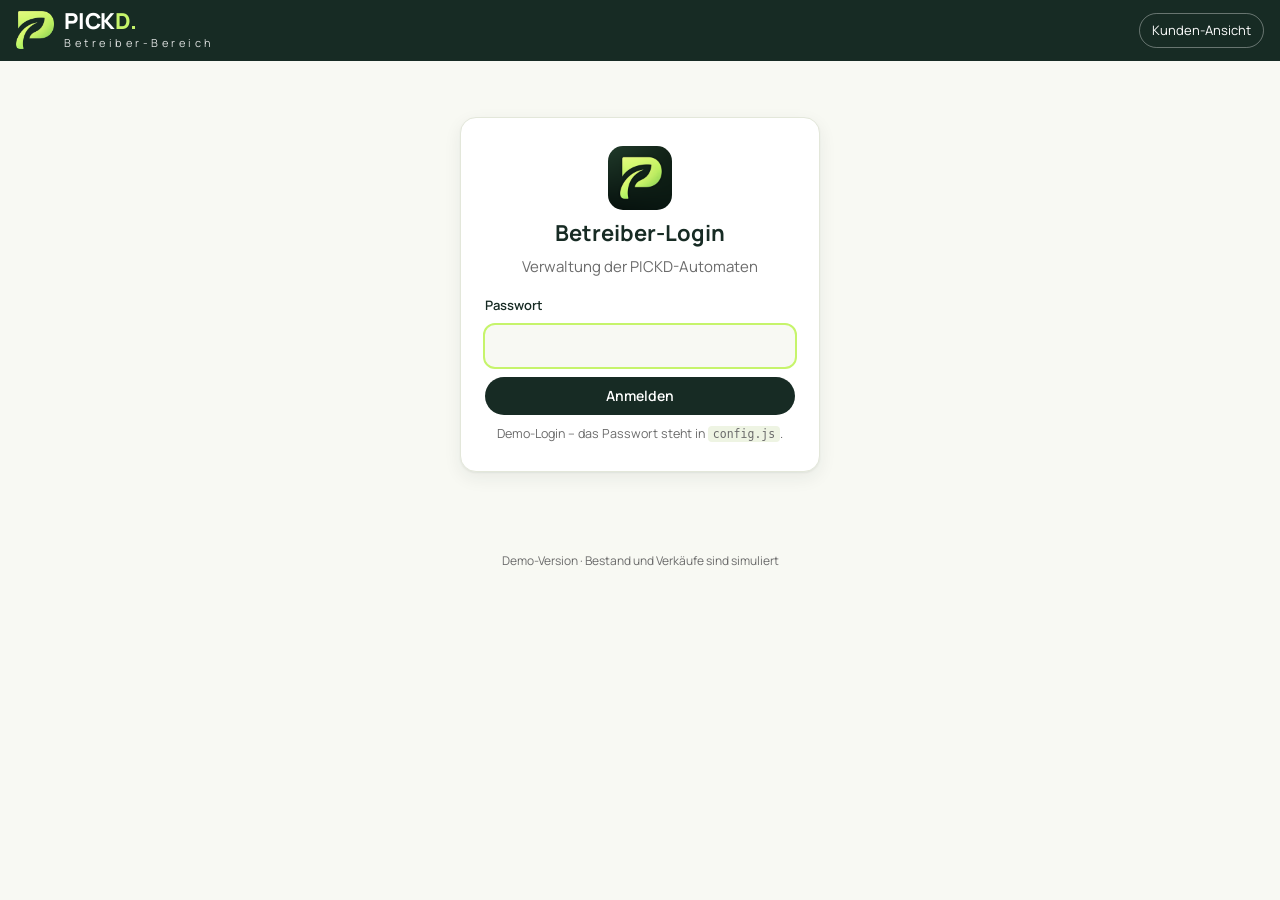
<file: betreiber.html>
<!doctype html>
<html lang="de">
<head>
  <meta charset="utf-8">
  <meta name="viewport" content="width=device-width, initial-scale=1">
  <title>PICKD – Betreiber</title>
  <meta name="theme-color" content="#172b24">
  <!-- App-Icons & Homescreen (PWA). ?v=2 erhöhen, wenn die Icons wieder getauscht werden -->
  <link rel="icon" type="image/png" sizes="32x32" href="icons/favicon-32.png?v=2">
  <link rel="apple-touch-icon" sizes="180x180" href="icons/apple-touch-icon.png?v=2">
  <link rel="manifest" href="manifest.webmanifest?v=2">
  <meta name="mobile-web-app-capable" content="yes">
  <meta name="apple-mobile-web-app-capable" content="yes">
  <meta name="apple-mobile-web-app-title" content="PICKD">
  <meta name="apple-mobile-web-app-status-bar-style" content="black">
  <link rel="preconnect" href="https://fonts.googleapis.com">
  <link rel="preconnect" href="https://fonts.gstatic.com" crossorigin>
  <link rel="stylesheet" href="https://fonts.googleapis.com/css2?family=Manrope:wght@400;500;600;700;800&display=swap">
  <link rel="stylesheet" href="theme.css">
  <link rel="stylesheet" href="style.css">
  <link rel="stylesheet" href="betreiber.css">
</head>
<body>
  <header class="kopf">
    <a class="marke" href="index.html">
      <img data-logo alt="">
      <span><span class="marke-name" data-firmenname>PICKD</span><span class="marke-slogan">Betreiber-Bereich</span></span>
    </a>
    <div style="display:flex;gap:8px">
      <a class="kopf-link" href="index.html" aria-label="Kunden-Ansicht">Kunden<span class="nur-breit">-Ansicht</span></a>
      <button class="kopf-link versteckt" id="abmelden">Abmelden</button>
    </div>
  </header>

  <!-- Login -->
  <main class="inhalt" id="login-ansicht">
    <form class="box login" id="login-form">
      <img data-logo-hell alt="" class="login-logo">
      <h1>Betreiber-Login</h1>
      <p class="leise">Verwaltung der PICKD-Automaten</p>
      <label for="passwort">Passwort</label>
      <input class="eingabe" type="password" id="passwort" autocomplete="current-password" required>
      <p class="fehler versteckt" id="login-fehler">Falsches Passwort.</p>
      <button class="knopf" type="submit">Anmelden</button>
      <p class="leise klein">Demo-Login – das Passwort steht in <code>config.js</code>.</p>
    </form>
  </main>

  <!-- Betreiber-Bereich -->
  <main class="inhalt versteckt" id="app-ansicht">
    <h1 class="sr-only">Betreiber-Bereich</h1>
    <nav class="tabs" role="tablist">
      <button role="tab" data-tab="uebersicht">📊 Übersicht</button>
      <button role="tab" data-tab="bestand">📦 Bestand</button>
      <button role="tab" data-tab="statistik">📈 Statistik</button>
      <button role="tab" data-tab="sortiment">🛒 Sortiment</button>
      <button role="tab" data-tab="finanzen">💶 Finanzen</button>
    </nav>
    <section id="tab-inhalt"></section>
  </main>

  <div class="toast versteckt" id="toast" role="status"></div>

  <footer class="fuss">Demo-Version · Bestand und Verkäufe sind simuliert</footer>

  <script src="config.js"></script>
  <script src="data.js"></script>
  <script src="finanzen.js"></script>
  <script src="store.js"></script>
  <script src="gemeinsam.js"></script>
  <script src="betreiber.js"></script>
</body>
</html>
</file>
<file: theme.css>
/* =========================================================
   PICKD – DESIGN (nach Lucas Logo-Board)
   Farben & Schrift nur hier ändern – die ganze Website passt
   sich automatisch an.
   ========================================================= */
:root {
  /* Markenfarben (Logo-Board) */
  --farbe-primaer: #172b24;        /* Dark Green – Hauptfarbe */
  --farbe-primaer-hell: #eef4e3;   /* helle Variante für Hintergründe */
  --farbe-akzent: #c6f46b;         /* Lime – Akzentfarbe */
  --farbe-akzent-text: #172b24;    /* Textfarbe auf Lime */

  /* Flächen & Text */
  --farbe-hintergrund: #f8f9f3;    /* Off White – Hintergrund */
  --farbe-karte: #ffffff;          /* Kärtchen / Boxen */
  --farbe-text: #172b24;
  --farbe-text-leise: #6b6b6b;     /* Grey – Sekundärfarbe */
  --farbe-rand: #e3e7da;

  /* Ampel für Verfügbarkeit */
  --farbe-ok: #3c9a4f;
  --farbe-fast: #d99a00;
  --farbe-leer: #d64545;
  /* dunklere Varianten für Schrift auf den hellen Ampel-Plaketten (Kontrast ≥ 4,5:1) */
  --farbe-ok-text: #2d733b;
  --farbe-fast-text: #896100;
  --farbe-leer-text: #b23939;

  /* Label-Farben */
  --label-protein: #172b24;
  --label-zuckerfrei: #0e8275;
  --label-vegan: #428328;
  --label-gekuehlt: #027bb9;

  /* Schrift: Manrope (Bold für Titel, Regular für Text) */
  --schrift: "Manrope", "Segoe UI", system-ui, -apple-system, Roboto, Arial, sans-serif;
  --schrift-titel: var(--schrift);

  /* Formen */
  --radius: 16px;
  --radius-klein: 10px;
  --schatten: 0 1px 2px rgba(23, 43, 36, .06), 0 6px 18px rgba(23, 43, 36, .07);
}
</file>
<file: style.css>
/* =========================================================
   PICKD – Layout (Farben & Schrift kommen aus theme.css)
   ========================================================= */
* { box-sizing: border-box; }
html, body { margin: 0; }
body {
  font-family: var(--schrift);
  background: var(--farbe-hintergrund);
  color: var(--farbe-text);
  font-size: 15px;
  line-height: 1.45;
  -webkit-font-smoothing: antialiased;
}
h1, h2, h3 { font-family: var(--schrift-titel); line-height: 1.2; margin: 0; }
button, input, select { font: inherit; color: inherit; }
button { cursor: pointer; }
a { color: var(--farbe-primaer); }
.versteckt { display: none !important; }
/* nur für Screenreader sichtbar */
.sr-only { position: absolute; width: 1px; height: 1px; padding: 0; margin: -1px; overflow: hidden; clip: rect(0 0 0 0); white-space: nowrap; border: 0; }
/* deutlicher Tastatur-Fokus in Markenfarbe (nur bei Tastatur, nicht bei Klick) */
:focus-visible { outline: 2px solid var(--farbe-primaer); outline-offset: 2px; }
.kopf :focus-visible { outline-color: var(--farbe-akzent); }
.eingabe:focus-visible { outline: 2px solid var(--farbe-akzent); outline-offset: 0; }

/* ---------- Kopfzeile ---------- */
.kopf {
  position: sticky; top: 0; z-index: 1000;
  display: flex; align-items: center; justify-content: space-between; gap: 12px;
  padding: 10px 16px;
  background: var(--farbe-primaer); color: #fff;
}
.marke { display: flex; align-items: center; gap: 10px; color: inherit; text-decoration: none; }
.marke img { height: 38px; width: auto; display: block; }
.marke-name { font-weight: 800; font-size: 22px; letter-spacing: -.01em; line-height: 1; display: block; }
.marke-akzent { color: var(--farbe-akzent); }
.marke-slogan { font-size: 11px; opacity: .85; display: block; font-weight: 400; letter-spacing: .32em; margin-top: 3px; white-space: nowrap; }
@media (max-width: 420px) { .marke-slogan { letter-spacing: .18em; } }
@media (max-width: 480px) { .nur-breit { display: none; } }
.kopf-link {
  color: #fff; text-decoration: none; font-size: 13px; white-space: nowrap;
  padding: 7px 12px; border: 1px solid rgba(255,255,255,.35); border-radius: 999px;
  background: transparent;
}
.kopf-link:hover { background: rgba(255,255,255,.12); }

.inhalt { max-width: 1200px; margin: 0 auto; padding: 16px; }
.fuss { text-align: center; color: var(--farbe-text-leise); font-size: 12px; padding: 24px 16px 32px; }

/* ---------- Filter-Chips ---------- */
.filterleiste { display: flex; gap: 8px; flex-wrap: wrap; margin-bottom: 14px; }
/* Handy: Filter in einer Zeile zum Wischen statt drei Zeilen übereinander */
@media (max-width: 600px) {
  .filterleiste {
    flex-wrap: nowrap; overflow-x: auto; scrollbar-width: none;
    margin-inline: -16px; padding-inline: 16px; scroll-padding-inline: 16px;
  }
  .filterleiste::-webkit-scrollbar { display: none; }
  .chip { flex: 0 0 auto; white-space: nowrap; }
}
.chip {
  display: inline-flex; align-items: center; gap: 6px;
  padding: 7px 13px; border-radius: 999px;
  border: 1px solid var(--farbe-rand); background: var(--farbe-karte);
  font-size: 14px; font-weight: 500;
}
.chip[aria-pressed="true"] { background: var(--farbe-akzent); border-color: var(--farbe-akzent); color: var(--farbe-akzent-text); font-weight: 600; }
.chip-leeren { border-style: dashed; color: var(--farbe-text-leise); }

/* ---------- Suche ---------- */
.suche { margin-bottom: 12px; display: flex; }
.suche .eingabe { padding: 11px 16px; font-size: 15px; background: var(--farbe-karte); }

/* ---------- Karte + Liste ---------- */
.karten-layout { display: grid; gap: 16px; }
#karte {
  height: 46vh; min-height: 300px; border-radius: var(--radius);
  box-shadow: var(--schatten); z-index: 1;
}
.automaten-liste { display: grid; gap: 10px; align-content: start; }
.liste-titel { font-size: 13px; text-transform: uppercase; letter-spacing: .06em; color: var(--farbe-text-leise); margin: 0 0 2px; }
.liste-kopf { display: flex; justify-content: space-between; align-items: center; gap: 8px; flex-wrap: wrap; }
.standort-hinweis { font-size: 13px; color: var(--farbe-text-leise); margin: 0; }
.entfernung { font-weight: 600; color: var(--farbe-primaer); }
.automat-karte.naechster { border-color: var(--farbe-akzent); box-shadow: 0 0 0 2px var(--farbe-akzent), var(--schatten); }
.ich-punkt {
  width: 18px; height: 18px; border-radius: 50%; background: #2a7de1;
  border: 3px solid #fff; box-shadow: 0 0 0 6px rgba(42,125,225,.25), 0 2px 6px rgba(0,0,0,.3);
}
@media (min-width: 900px) {
  .karten-layout { grid-template-columns: 1.5fr 1fr; }
  #karte { height: calc(100vh - 150px); }
  .automaten-liste { max-height: calc(100vh - 150px); overflow-y: auto; padding-right: 4px; }
}

.box {
  background: var(--farbe-karte); border-radius: var(--radius);
  box-shadow: var(--schatten); border: 1px solid var(--farbe-rand);
}
.automat-karte {
  display: flex; gap: 12px; align-items: center; width: 100%; text-align: left;
  padding: 12px 14px; color: inherit;
}
.automat-karte:hover { border-color: var(--farbe-primaer); }
.automat-karte.gedimmt { background: var(--farbe-hintergrund); box-shadow: none; }
.automat-karte.gedimmt .typ-icon { opacity: .45; filter: grayscale(1); }
.automat-karte.gedimmt .titel { color: var(--farbe-text-leise); }
.typ-icon {
  flex: 0 0 auto; width: 44px; height: 44px; border-radius: 12px;
  display: grid; place-items: center; font-size: 22px; background: var(--farbe-primaer-hell);
}
.automat-karte .titel { font-weight: 650; }
.automat-karte .info { font-size: 13px; color: var(--farbe-text-leise); }
.automat-karte .pfeil { margin-left: auto; color: var(--farbe-text-leise); font-size: 20px; }

.ampel { display: flex; gap: 10px; font-size: 12.5px; margin-top: 4px; flex-wrap: wrap; }
.ampel span { display: inline-flex; align-items: center; gap: 4px; }
.punkt { width: 8px; height: 8px; border-radius: 50%; display: inline-block; }
.punkt.ok { background: var(--farbe-ok); } .punkt.fast { background: var(--farbe-fast); } .punkt.leer { background: var(--farbe-leer); }

/* Pins auf der Karte */
.pin-huelle { background: none; border: none; }
.pin {
  position: relative; width: 44px; height: 44px; border-radius: 50% 50% 50% 4px;
  transform: rotate(-45deg); background: var(--farbe-primaer);
  border: 3px solid #fff; box-shadow: 0 3px 8px rgba(0,0,0,.3);
  display: grid; place-items: center;
}
.pin > span { transform: rotate(45deg); font-size: 19px; }
.pin > b {
  position: absolute; top: -8px; right: -8px; transform: rotate(45deg);
  min-width: 22px; height: 22px; padding: 0 5px; border-radius: 11px;
  background: var(--farbe-akzent); color: var(--farbe-akzent-text);
  font-size: 12px; display: grid; place-items: center; border: 2px solid #fff;
}
.pin.gedimmt { background: #9aa5a0; }
.pin.gedimmt > b { background: #fff; color: #666; border-color: #ccc; }

/* ---------- Automaten-Ansicht ---------- */
.zurueck {
  background: none; border: none; padding: 6px 0; margin-bottom: 8px;
  color: var(--farbe-primaer); font-weight: 600;
}
.automat-kopf { padding: 16px; display: flex; gap: 14px; align-items: flex-start; margin-bottom: 14px; flex-wrap: wrap; }
.automat-kopf .typ-icon { width: 56px; height: 56px; font-size: 28px; }
.automat-kopf h1 { font-size: 22px; }
.automat-kopf .info { color: var(--farbe-text-leise); font-size: 14px; }
.automat-kopf .aktionen { margin-left: auto; display: flex; gap: 8px; align-items: center; }

.knopf {
  display: inline-flex; align-items: center; gap: 6px; justify-content: center;
  padding: 9px 16px; border-radius: 999px; border: none;
  background: var(--farbe-primaer); color: #fff; font-weight: 600; text-decoration: none; font-size: 14px;
}
.knopf:hover { filter: brightness(1.12); }
.knopf.leise { background: var(--farbe-primaer-hell); color: var(--farbe-primaer); }
.knopf.klein { padding: 6px 12px; font-size: 13px; }
.knopf:disabled { opacity: .5; cursor: default; }

.kategorie-titel { font-size: 15px; margin: 18px 0 8px; color: var(--farbe-text-leise); font-weight: 600; }
.produkt-raster { display: grid; grid-template-columns: repeat(auto-fill, minmax(160px, 1fr)); gap: 10px; }
.produkt-karte {
  position: relative; padding: 12px; text-align: left; color: inherit;
  display: flex; flex-direction: column; gap: 6px;
}
.produkt-karte:hover { border-color: var(--farbe-primaer); }
.produkt-karte.leer { background: var(--farbe-hintergrund); box-shadow: none; }
.produkt-karte.leer .produkt-bild { opacity: .45; filter: grayscale(1); }
.produkt-karte.leer .name, .produkt-karte.leer .preis { color: var(--farbe-text-leise); }
.produkt-karte .favorit-stern { position: absolute; top: 10px; right: 12px; font-size: 16px; }
.produkt-bild {
  width: 52px; height: 52px; border-radius: 12px; display: grid; place-items: center;
  font-size: 28px; background: var(--farbe-primaer-hell);
}
.produkt-bild img { width: 100%; height: 100%; object-fit: contain; }
.produkt-karte .name { font-weight: 600; font-size: 14px; line-height: 1.25; }
.produkt-karte .portion { font-size: 12px; color: var(--farbe-text-leise); }
.produkt-karte .unten { display: flex; flex-wrap: wrap; justify-content: space-between; align-items: center; margin-top: auto; gap: 6px; }
.preis { font-weight: 750; font-size: 16px; }
.preis-block { display: inline-flex; flex-wrap: wrap; align-items: baseline; column-gap: 6px; }
.produkt-karte .preis-block { display: grid; justify-items: start; line-height: 1.2; }
.preis-alt { font-size: 12.5px; color: var(--farbe-text-leise); }
.preis.angebot { color: var(--farbe-primaer); }
.preis.folgt { font-size: 13px; font-weight: 600; color: var(--farbe-text-leise); }
.nw-folgen { font-size: 13.5px; color: var(--farbe-text-leise); margin: 0; padding: 10px 12px; border-radius: var(--radius-klein); background: var(--farbe-hintergrund); }
.pfand { font-size: 11.5px; color: var(--farbe-text-leise); font-weight: 500; white-space: nowrap; }
.detail-kopf .preis { font-size: 15px; color: var(--farbe-text); }

.status { font-size: 11.5px; font-weight: 600; padding: 3px 8px; border-radius: 999px; white-space: nowrap; }
.status.ok { background: color-mix(in srgb, var(--farbe-ok) 14%, transparent); color: var(--farbe-ok-text); }
.status.fast { background: color-mix(in srgb, var(--farbe-fast) 16%, transparent); color: var(--farbe-fast-text); }
.status.leer { background: color-mix(in srgb, var(--farbe-leer) 14%, transparent); color: var(--farbe-leer-text); }

.labels { display: flex; flex-wrap: wrap; gap: 4px; }
.label { font-size: 10.5px; font-weight: 600; padding: 2px 7px; border-radius: 6px; color: #fff; }
.label.protein { background: var(--label-protein); }
.label.zuckerfrei { background: var(--label-zuckerfrei); }
.label.vegan { background: var(--label-vegan); }
.label.gekuehlt { background: var(--label-gekuehlt); }
.label.angebot { background: var(--farbe-akzent); color: var(--farbe-akzent-text); }

.leer-hinweis { padding: 24px; text-align: center; color: var(--farbe-text-leise); }

/* ---------- Wünsche ---------- */
.wuensche { margin-top: 24px; padding: 16px; }
.wuensche h2 { font-size: 18px; }
.wuensche .unterzeile { color: var(--farbe-text-leise); font-size: 13.5px; margin: 4px 0 12px; }
.wunsch-form { display: flex; gap: 8px; margin-bottom: 12px; }
.eingabe {
  flex: 1; min-width: 0; padding: 9px 14px; border-radius: 999px;
  border: 1px solid var(--farbe-rand); background: var(--farbe-hintergrund);
}
.eingabe:focus { outline: 2px solid var(--farbe-akzent); border-color: transparent; }
.wunsch-liste { list-style: none; margin: 0; padding: 0; display: grid; gap: 6px; }
.wunsch { display: flex; align-items: center; gap: 10px; padding: 8px 10px; border-radius: var(--radius-klein); background: var(--farbe-hintergrund); }
.wunsch .text { flex: 1; }
.like {
  display: inline-flex; align-items: center; gap: 5px; padding: 5px 11px; border-radius: 999px;
  border: 1px solid var(--farbe-rand); background: var(--farbe-karte); font-size: 13px; font-weight: 600;
}
.like[aria-pressed="true"] { background: var(--farbe-primaer); color: #fff; border-color: var(--farbe-primaer); }

/* ---------- Produkt-Details (Dialog) ---------- */
dialog.detail {
  border: none; padding: 0; border-radius: 20px; width: min(520px, calc(100vw - 24px));
  max-height: calc(100vh - 40px); box-shadow: 0 20px 60px rgba(0,0,0,.3);
  background: var(--farbe-karte); color: var(--farbe-text);
}
dialog.detail::backdrop { background: rgba(10, 20, 15, .45); }
.detail-inhalt { padding: 20px; }
.detail-kopf { display: flex; gap: 14px; align-items: center; margin-bottom: 12px; padding-right: 36px; }
.detail-kopf .produkt-bild { width: 72px; height: 72px; font-size: 40px; flex: 0 0 auto; }
.detail-kopf h2 { font-size: 20px; }
.favorit-knopf { margin-top: 8px; }
.favorit-knopf[aria-pressed="true"] { background: var(--farbe-akzent); color: var(--farbe-akzent-text); }
.schliessen {
  position: absolute; top: 12px; right: 12px; width: 34px; height: 34px; border-radius: 50%;
  border: none; background: var(--farbe-hintergrund); font-size: 18px;
}
.detail h3 { font-size: 14px; margin: 18px 0 8px; color: var(--farbe-text-leise); text-transform: uppercase; letter-spacing: .05em; }
.tabelle { width: 100%; border-collapse: collapse; font-size: 14px; }
.tabelle th, .tabelle td { text-align: left; padding: 7px 8px; border-bottom: 1px solid var(--farbe-rand); }
.tabelle th { font-weight: 600; color: var(--farbe-text-leise); font-size: 12.5px; }
.tabelle td.zahl, .tabelle th.zahl { text-align: right; font-variant-numeric: tabular-nums; }
.tabelle tr.hervor td { font-weight: 700; }
.quelle { font-size: 12px; color: var(--farbe-text-leise); margin-top: 8px; }
.quelle.ungeprueft::before { content: "⚠ "; }
.verfuegbar-liste { list-style: none; padding: 0; margin: 0; display: grid; gap: 6px; }
.verfuegbar-liste a { display: flex; justify-content: space-between; align-items: center; gap: 8px; text-decoration: none; color: inherit; padding: 8px 10px; border-radius: var(--radius-klein); background: var(--farbe-hintergrund); }

/* ---------- Leaflet-Anpassungen ---------- */
.leaflet-container { font-family: var(--schrift); }
.leaflet-tooltip { font-weight: 600; }
</file>
<file: betreiber.css>
/* =========================================================
   PICKD – Layout Betreiber-Bereich
   ========================================================= */
.leise { color: var(--farbe-text-leise); }
.klein { font-size: 12.5px; }
code { background: var(--farbe-primaer-hell); padding: 1px 5px; border-radius: 4px; font-size: .92em; }

/* Login */
.login { max-width: 360px; margin: 40px auto; padding: 28px 24px; display: grid; gap: 10px; text-align: center; }
.login-logo { width: 64px; height: 64px; margin: 0 auto; border-radius: 15px; }
.login h1 { font-size: 22px; }
.login p { margin: 0; }
.login label { text-align: left; font-weight: 600; font-size: 13px; margin-top: 8px; }
.login .eingabe { border-radius: var(--radius-klein); }
.fehler { color: var(--farbe-leer-text); font-size: 13px; margin: 0; }

/* Tabs */
.tabs { display: flex; gap: 6px; overflow-x: auto; margin-bottom: 16px; padding-bottom: 2px; }
.tabs button {
  flex: 0 0 auto; padding: 9px 14px; border-radius: 999px; border: 1px solid var(--farbe-rand);
  background: var(--farbe-karte); font-weight: 600; font-size: 14px;
}
.tabs button[aria-selected="true"] { background: var(--farbe-primaer); color: #fff; border-color: var(--farbe-primaer); }

.abschnitt { padding: 16px; margin-bottom: 14px; }
.abschnitt-kopf { display: flex; justify-content: space-between; align-items: center; gap: 10px; flex-wrap: wrap; margin-bottom: 12px; }
.abschnitt h2 { font-size: 17px; }

/* Kennzahlen */
.kpis { display: grid; grid-template-columns: repeat(2, 1fr); gap: 10px; margin-bottom: 14px; }
@media (min-width: 800px) { .kpis { grid-template-columns: repeat(4, 1fr); } }
.kpi { padding: 14px 16px; }
.kpi .wert { font-size: 24px; font-weight: 800; margin-top: 2px; font-variant-numeric: tabular-nums; }
.kpi .titel { font-size: 12.5px; color: var(--farbe-text-leise); font-weight: 600; }
.kpi .unter { font-size: 12px; color: var(--farbe-text-leise); }
.kpi.warnung .wert { color: var(--farbe-leer); }

.zwei-spalten { display: grid; gap: 14px; }
@media (min-width: 900px) { .zwei-spalten { grid-template-columns: 1fr 1fr; } }

.tabelle-huelle { overflow-x: auto; }
.tabelle input[type="number"] {
  width: 76px; padding: 5px 7px; border: 1px solid var(--farbe-rand); border-radius: 6px;
  text-align: right; background: var(--farbe-hintergrund);
}
.tabelle input[type="checkbox"] { width: 18px; height: 18px; accent-color: var(--farbe-primaer); }
.tabelle td.mitte, .tabelle th.mitte { text-align: center; }
.geaendert { background: color-mix(in srgb, var(--farbe-akzent) 25%, transparent) !important; }

/* Füllstand-Balken */
.fuell { height: 8px; border-radius: 4px; background: var(--farbe-rand); overflow: hidden; min-width: 60px; }
.fuell > i { display: block; height: 100%; border-radius: 4px; }
.fuell > i.ok { background: var(--farbe-ok); } .fuell > i.fast { background: var(--farbe-fast); } .fuell > i.leer { background: var(--farbe-leer); }

.bestand-zeile { display: grid; grid-template-columns: 28px 1fr 90px 54px auto; gap: 10px; align-items: center; padding: 6px 0; border-bottom: 1px solid var(--farbe-rand); font-size: 14px; }
.bestand-zeile:last-child { border-bottom: none; }
.bestand-zeile .anz { text-align: right; font-variant-numeric: tabular-nums; color: var(--farbe-text-leise); }
@media (max-width: 480px) { .bestand-zeile { grid-template-columns: 24px 1fr 60px 44px; } .bestand-zeile .status { display: none; } }

.packliste { list-style: none; padding: 0; margin: 0; display: grid; gap: 4px; }
.packliste li { display: flex; justify-content: space-between; gap: 8px; padding: 6px 10px; background: var(--farbe-hintergrund); border-radius: 6px; }
.packliste strong { white-space: nowrap; font-variant-numeric: tabular-nums; }

/* Diagramme (einfache Balken, ohne extra Bibliothek) */
.saeulen { display: flex; align-items: flex-end; gap: 4px; height: 180px; padding-top: 18px; }
.saeule { flex: 1; display: flex; flex-direction: column; align-items: center; justify-content: flex-end; height: 100%; min-width: 0; }
.saeule .balken { width: 100%; max-width: 38px; background: var(--farbe-primaer); border-radius: 5px 5px 0 0; position: relative; min-height: 2px; }
.saeule .balken.wochenende { background: color-mix(in srgb, var(--farbe-primaer) 55%, white); }
.saeule .balken.heute { background: var(--farbe-akzent); }
.saeule .wert { font-size: 10px; color: var(--farbe-text-leise); margin-bottom: 2px; white-space: nowrap; }
.saeule .beschr { font-size: 10.5px; color: var(--farbe-text-leise); margin-top: 4px; white-space: nowrap; }

.hbalken { display: grid; gap: 8px; }
.hbalken .zeile { display: grid; grid-template-columns: minmax(90px, 38%) 1fr auto; gap: 10px; align-items: center; font-size: 13.5px; }
.hbalken .zeile .name { overflow: hidden; text-overflow: ellipsis; white-space: nowrap; }
.hbalken .spur { height: 14px; background: var(--farbe-hintergrund); border-radius: 4px; overflow: hidden; }
.hbalken .spur > i { display: block; height: 100%; background: var(--farbe-primaer); border-radius: 4px; }
.hbalken .zahl { font-variant-numeric: tabular-nums; font-weight: 600; min-width: 64px; text-align: right; }
/* Handy: Namen dürfen zweizeilig sein statt abgeschnitten */
@media (max-width: 600px) {
  .hbalken .zeile { grid-template-columns: minmax(0, 1.4fr) 1fr auto; }
  .hbalken .zeile .name { white-space: normal; display: -webkit-box; -webkit-line-clamp: 2; -webkit-box-orient: vertical; line-height: 1.25; }
  .hbalken .zahl { min-width: 0; }
}
.tabelle-huelle:focus-visible { outline-offset: 4px; border-radius: 6px; }

.auswahl { padding: 7px 12px; border-radius: 999px; border: 1px solid var(--farbe-rand); background: var(--farbe-karte); }

/* Finanzen */
.fazit { margin: 4px 0 0; padding: 12px 14px; border-radius: var(--radius-klein); background: var(--farbe-primaer-hell); font-size: 14.5px; max-width: 70ch; }
.fazit.warnung { background: color-mix(in srgb, var(--farbe-leer) 9%, white); }
.szenario-balken { margin: 12px 0 8px; }
.szenario-balken .spur { position: relative; overflow: visible; height: 18px; }
.szenario-balken .spur > i.gut { background: var(--farbe-ok); }
.szenario-balken .spur > i.knapp { background: var(--farbe-fast); }
.be-linie { position: absolute; top: -4px; bottom: -4px; width: 3px; margin-left: -1.5px; background: var(--farbe-primaer); border-radius: 2px; z-index: 1; }
.finanz-tabelle td.zahl.minus { color: var(--farbe-leer-text); }
.finanz-tabelle tr.zwischen td { font-weight: 650; }
.finanz-tabelle tr.summe td { font-weight: 800; border-top: 2px solid var(--farbe-text); }
.finanz-tabelle th.gewaehlt { color: var(--farbe-text); text-decoration: underline; text-decoration-color: var(--farbe-akzent); text-decoration-thickness: 3px; text-underline-offset: 4px; }
.finanz-tabelle td:first-child { white-space: nowrap; }
@media (max-width: 600px) {
  .finanz-tabelle:not(.liqui-tabelle) td:first-child { white-space: normal; min-width: 110px; }
  .finanz-tabelle:not(.liqui-tabelle) th, .finanz-tabelle:not(.liqui-tabelle) td { padding: 7px 5px; font-size: 13px; }
  .finanz-tabelle:not(.liqui-tabelle) th { hyphens: auto; -webkit-hyphens: auto; overflow-wrap: anywhere; }
  .finanz-tabelle:not(.liqui-tabelle) td:first-child { min-width: 96px; }
}
.liqui-tabelle { font-size: 13px; }
.liqui { position: relative; display: flex; gap: 4px; height: 170px; margin: 14px 0 26px; }
.null-linie { position: absolute; left: 0; right: 0; height: 0; border-top: 1px solid var(--farbe-text-leise); z-index: 1; }
.liqui-spalte { position: relative; flex: 1; min-width: 0; height: 100%; }
.liqui-spalte > i { position: absolute; left: 12%; right: 12%; border-radius: 3px; }
.liqui-spalte > i.minus { background: var(--farbe-leer); }
.liqui-spalte > i.plus { background: var(--farbe-ok); }
.liqui-spalte .beschr { position: absolute; bottom: -20px; left: 0; right: 0; text-align: center; font-size: 10.5px; color: var(--farbe-text-leise); }
.eingaben { display: grid; gap: 12px; grid-template-columns: repeat(auto-fill, minmax(190px, 1fr)); }
.eingabe-feld { display: grid; gap: 4px; font-size: 13px; font-weight: 600; }
.eingabe-zeile { display: flex; align-items: center; gap: 6px; }
.eingabe-zeile input { width: 100%; min-width: 0; padding: 7px 10px; border: 1px solid var(--farbe-rand); border-radius: 8px; background: var(--farbe-hintergrund); text-align: right; font-variant-numeric: tabular-nums; }
.einheit { color: var(--farbe-text-leise); font-weight: 500; min-width: 34px; }
.eingabe-feld .auswahl { width: 100%; }
.kosten-liste, .hinweis-liste { list-style: none; margin: 0; padding: 0; display: grid; gap: 6px; font-size: 14px; }
.kosten-liste li { display: flex; justify-content: space-between; gap: 10px; padding: 5px 0; border-bottom: 1px solid var(--farbe-rand); }
.kosten-liste li strong { font-variant-numeric: tabular-nums; white-space: nowrap; }
.kosten-liste li.summe { border-bottom: none; border-top: 2px solid var(--farbe-text); font-weight: 800; }
.hinweis-liste li { display: grid; grid-template-columns: auto 1fr; gap: 8px; align-items: start; }
.hinweis-liste .status { margin-top: 1px; }

/* Meldung unten */
.toast {
  position: fixed; left: 50%; bottom: 24px; transform: translateX(-50%); z-index: 2000;
  background: var(--farbe-text); color: #fff; padding: 11px 18px; border-radius: 999px;
  font-size: 14px; box-shadow: var(--schatten); max-width: calc(100vw - 32px);
}
</file>
